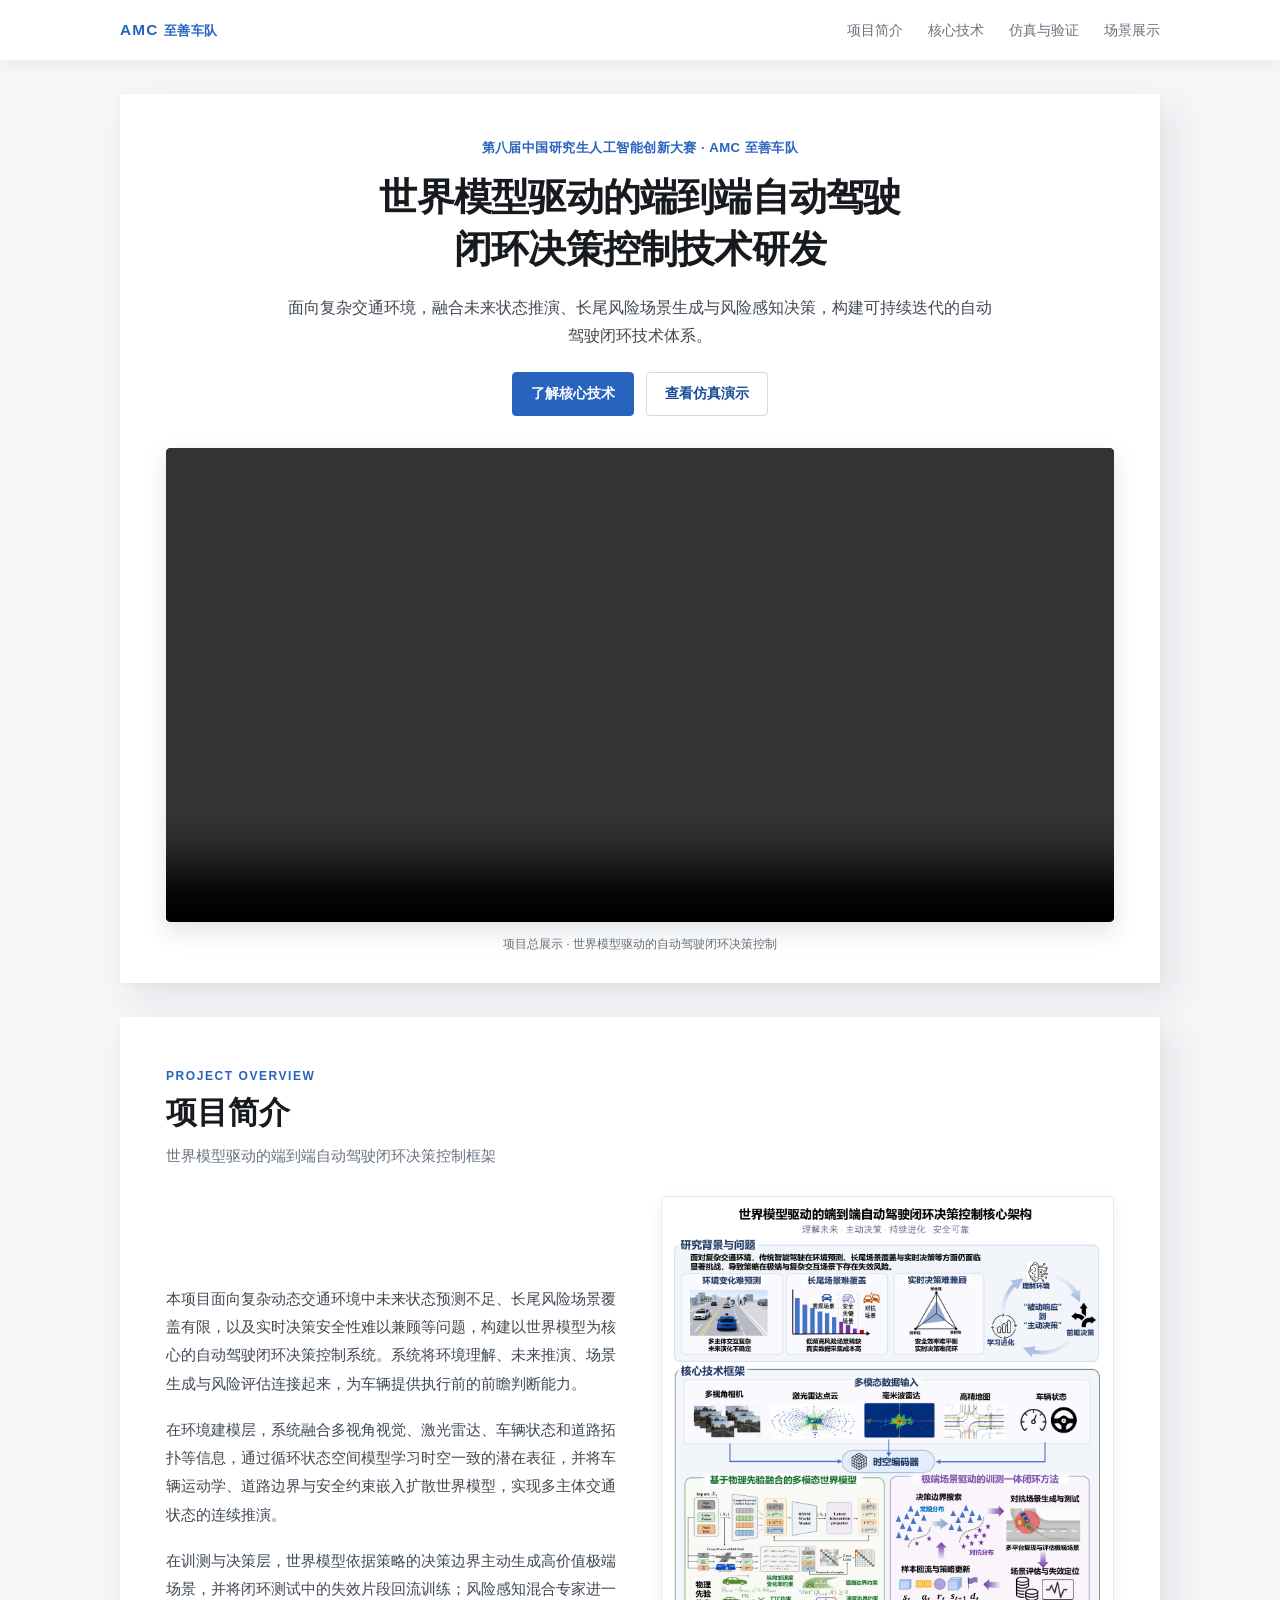
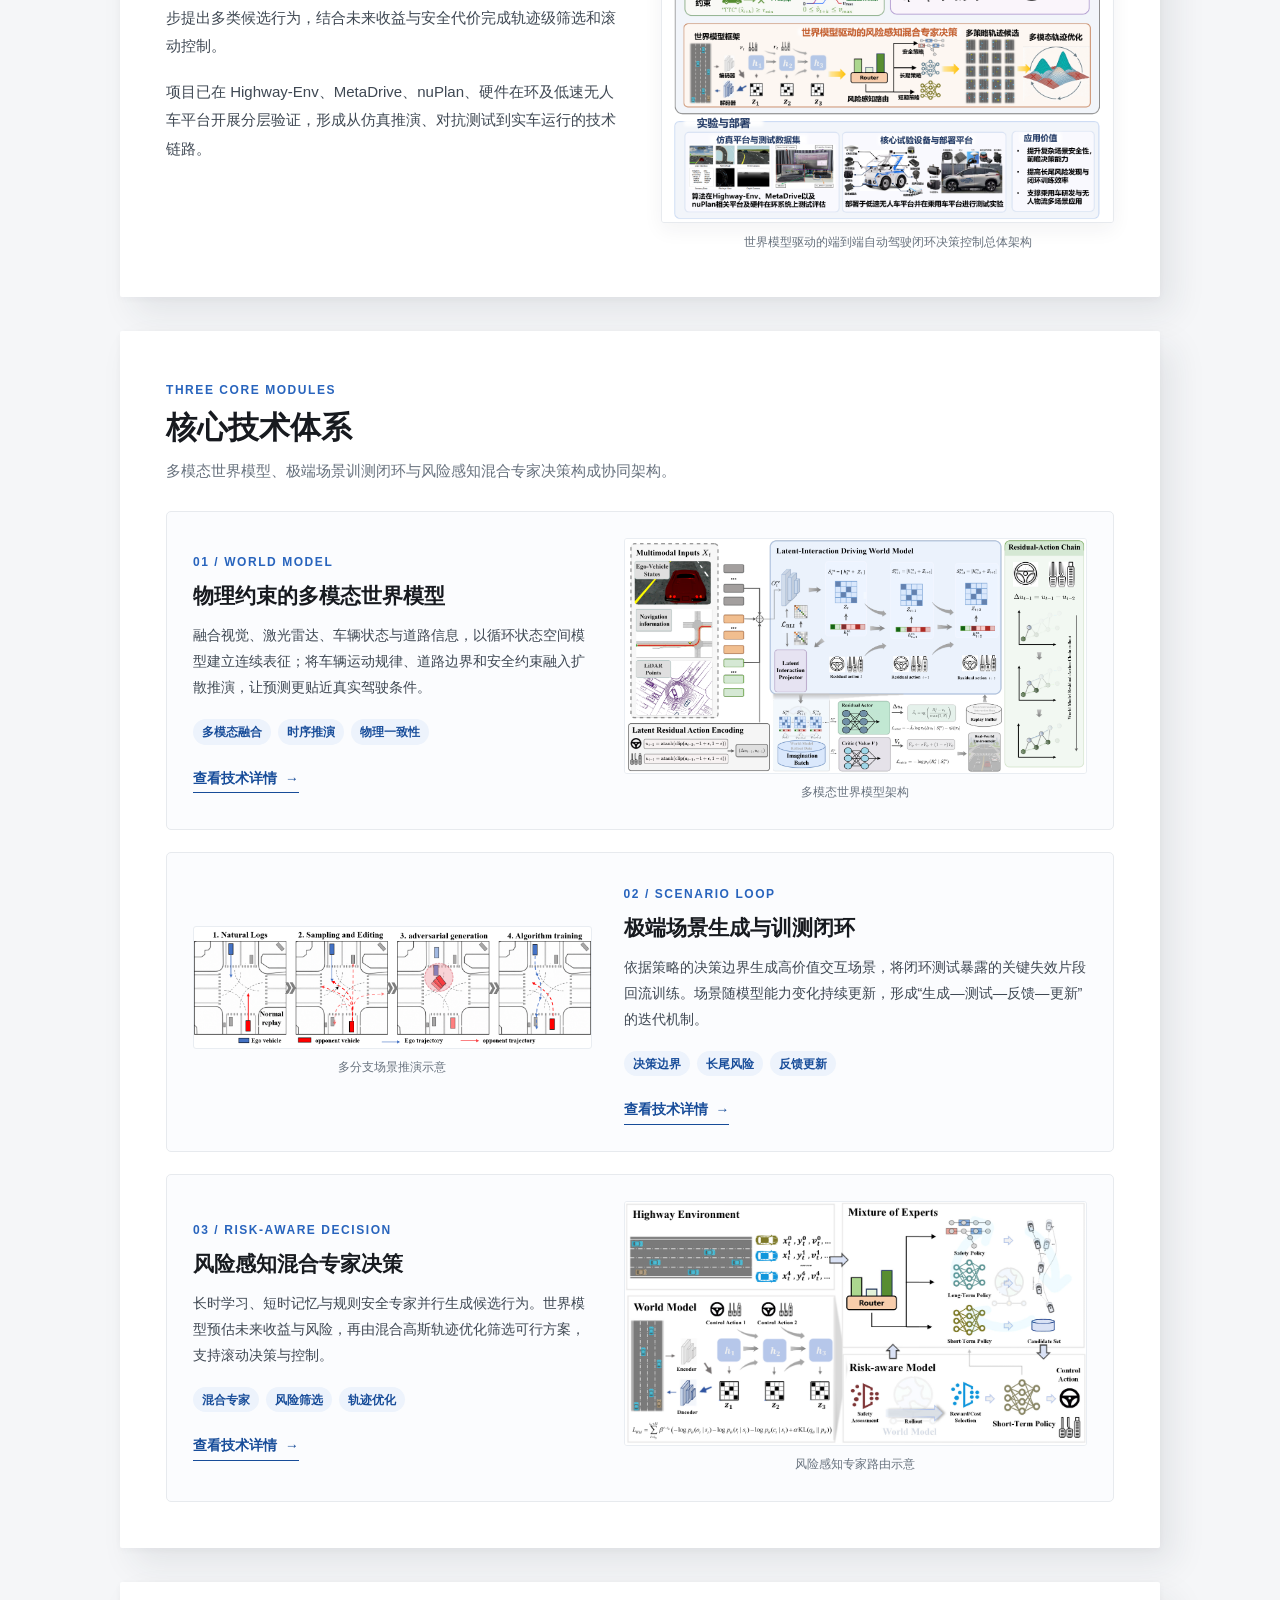
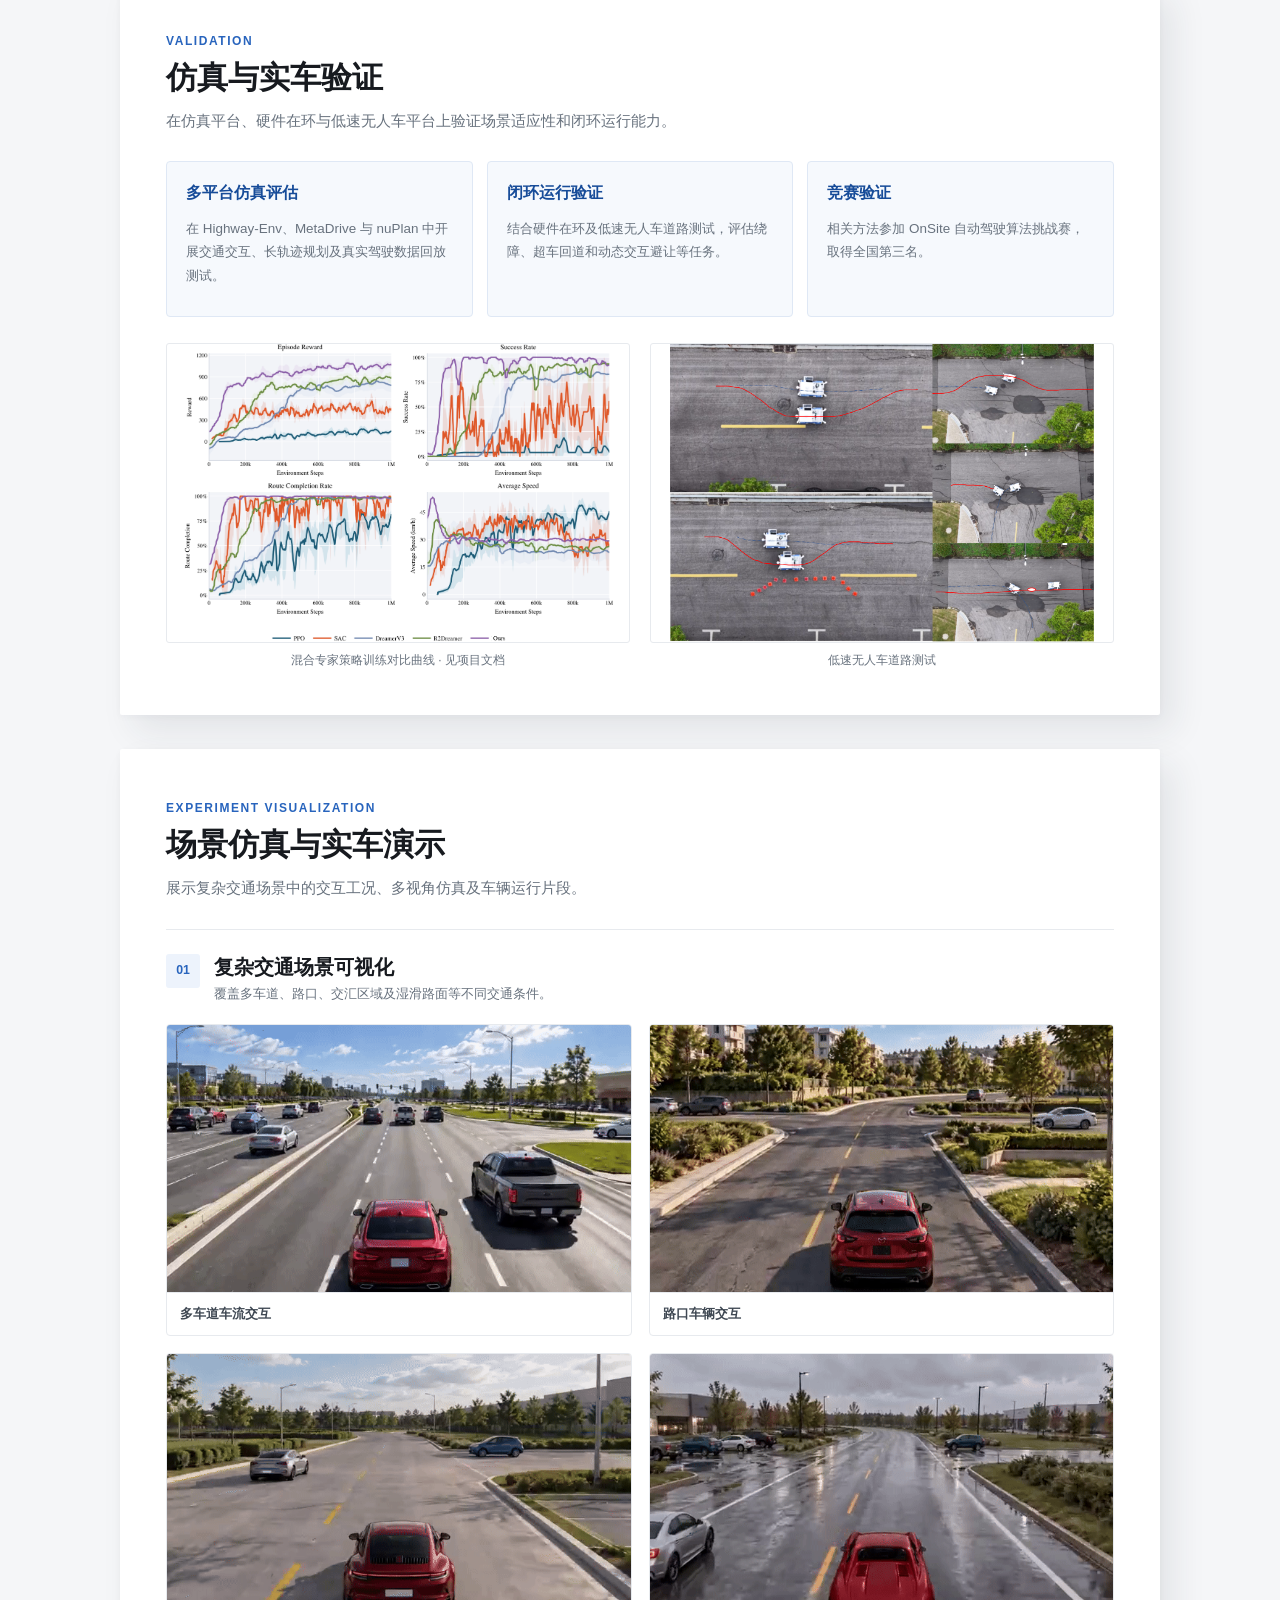
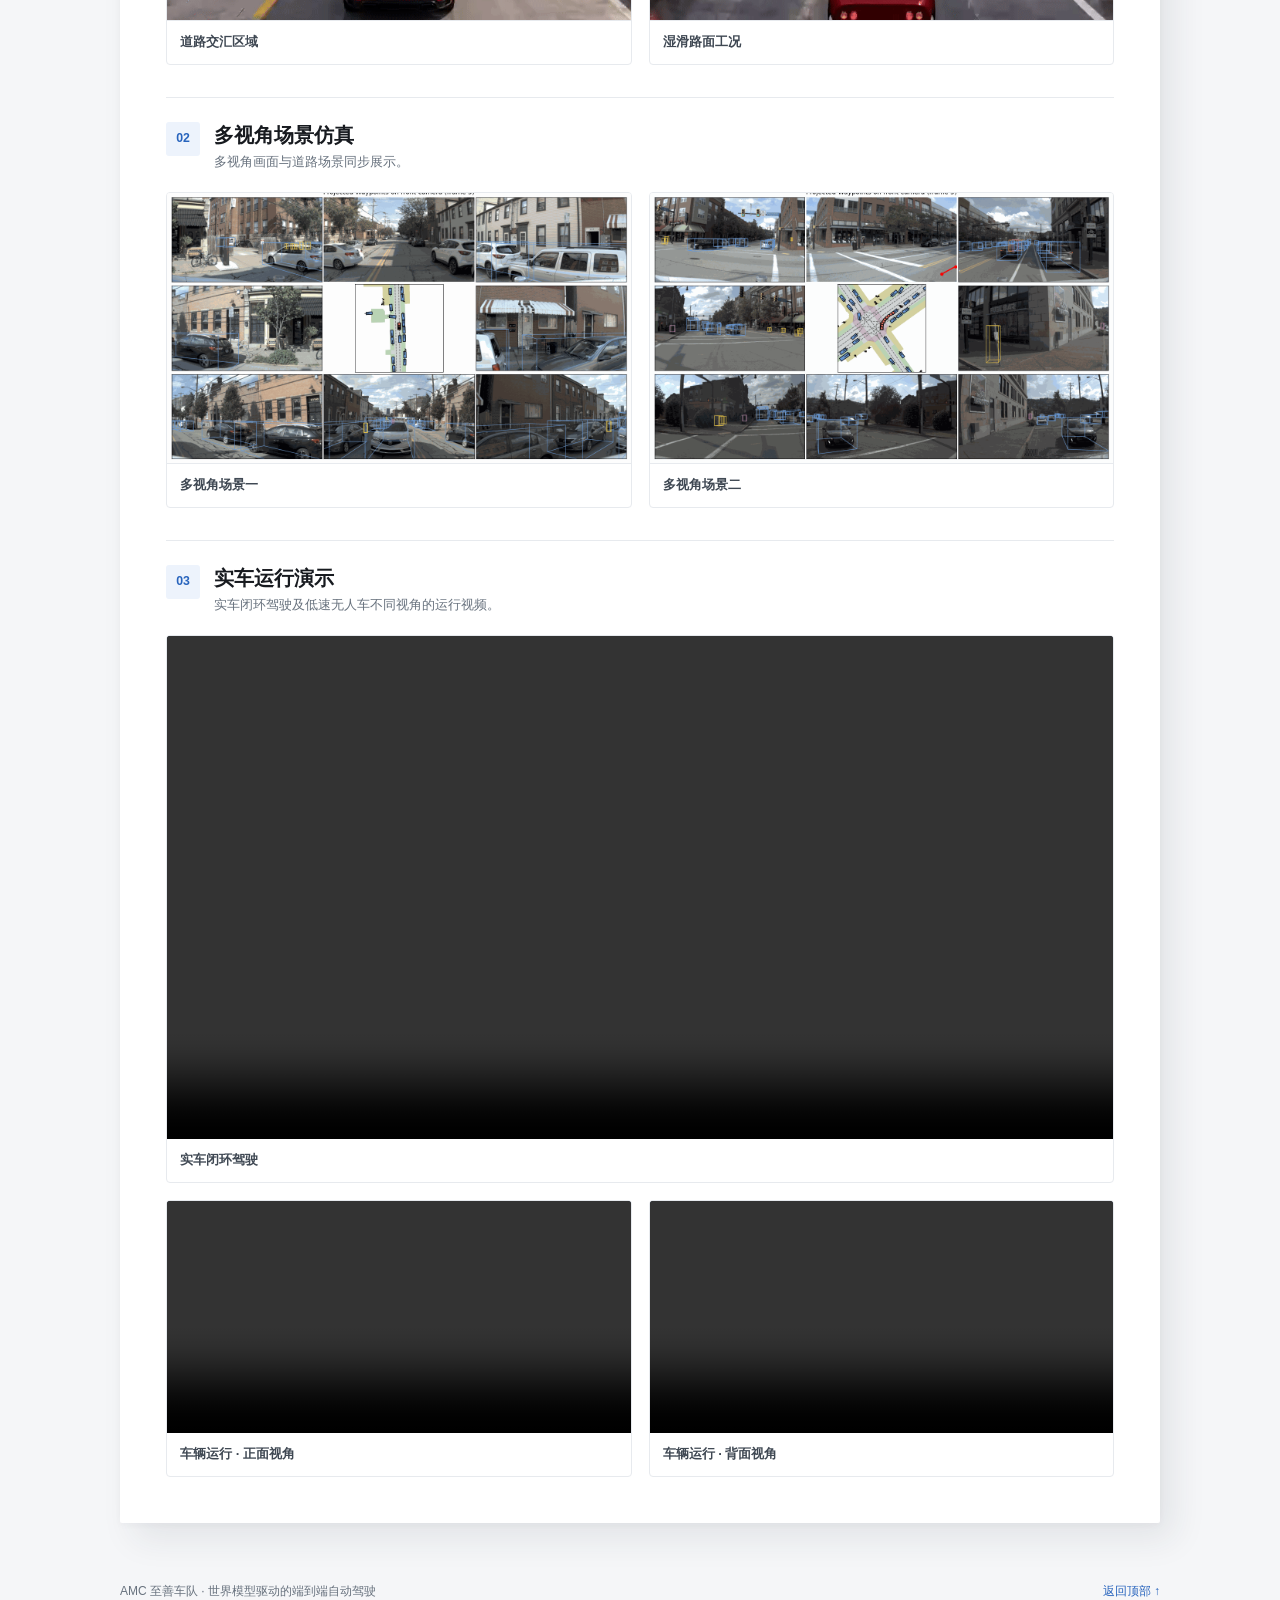
<file: docs/index.html>
<!doctype html>
<html lang="zh-CN">
<head>
  <meta charset="utf-8">
  <meta name="viewport" content="width=device-width, initial-scale=1">
  <meta name="description" content="AMC 至善车队：世界模型驱动的端到端自动驾驶闭环决策控制技术研发。了解三大核心模块、验证结果与演示视频。">
  <meta name="theme-color" content="#f5f6f8">
  <title>世界模型驱动的端到端自动驾驶｜AMC 至善车队</title>
  <link rel="icon" href="./assets/images/favicon.svg" type="image/svg+xml">
  <link rel="stylesheet" href="./assets/css/style.css?v=20261014-2">
</head>
<body>
  <header class="site-header">
    <div class="nav-container">
      <a class="brand" href="#top" aria-label="返回页面顶部">AMC <span>至善车队</span></a>
      <nav class="nav-links" aria-label="页面导航">
        <a href="#overview">项目简介</a><a href="#modules">核心技术</a><a href="#results">仿真与验证</a><a href="#demos">场景展示</a>
      </nav>
    </div>
  </header>

  <main class="page-container" id="top">
    <section class="hero-panel" aria-labelledby="project-title">
      <div class="hero-copy">
        <p class="project-label">第八届中国研究生人工智能创新大赛 · AMC 至善车队</p>
        <h1 id="project-title">世界模型驱动的端到端自动驾驶<br>闭环决策控制技术研发</h1>
        <p class="hero-summary">面向复杂交通环境，融合未来状态推演、长尾风险场景生成与风险感知决策，构建可持续迭代的自动驾驶闭环技术体系。</p>
        <div class="hero-actions">
          <a class="resource-button primary" href="#modules">了解核心技术</a>
          <a class="resource-button" href="#demos">查看仿真演示</a>
        </div>
      </div>
      <div class="hero-video-wrap"><video class="hero-video" controls playsinline preload="metadata" aria-label="项目总展示介绍视频"><source src="./assets/gifs/project-overview.mp4" type="video/mp4">您的浏览器暂不支持视频播放。</video></div>
      <p class="hero-video-caption">项目总展示 · 世界模型驱动的自动驾驶闭环决策控制</p>
    </section>

    <section class="content-panel" id="overview" aria-labelledby="overview-title">
      <div class="section-heading"><span class="eyebrow">PROJECT OVERVIEW</span><h2 id="overview-title">项目简介</h2><p>世界模型驱动的端到端自动驾驶闭环决策控制框架</p></div>
      <div class="overview-grid">
        <div class="overview-copy">
          <p>本项目面向复杂动态交通环境中未来状态预测不足、长尾风险场景覆盖有限，以及实时决策安全性难以兼顾等问题，构建以世界模型为核心的自动驾驶闭环决策控制系统。系统将环境理解、未来推演、场景生成与风险评估连接起来，为车辆提供执行前的前瞻判断能力。</p>
          <p>在环境建模层，系统融合多视角视觉、激光雷达、车辆状态和道路拓扑等信息，通过循环状态空间模型学习时空一致的潜在表征，并将车辆运动学、道路边界与安全约束嵌入扩散世界模型，实现多主体交通状态的连续推演。</p>
          <p>在训测与决策层，世界模型依据策略的决策边界主动生成高价值极端场景，并将闭环测试中的失效片段回流训练；风险感知混合专家进一步提出多类候选行为，结合未来收益与安全代价完成轨迹级筛选和滚动控制。</p>
          <p>项目已在 Highway-Env、MetaDrive、nuPlan、硬件在环及低速无人车平台开展分层验证，形成从仿真推演、对抗测试到实车运行的技术链路。</p>
        </div>
        <figure class="overview-figure"><img src="./assets/figures/project-architecture.png" alt="Word 文稿目录前一页的世界模型驱动自动驾驶闭环决策控制总体架构图" loading="lazy"><figcaption>世界模型驱动的端到端自动驾驶闭环决策控制总体架构</figcaption></figure>
      </div>
    </section>

    <section class="content-panel" id="modules" aria-labelledby="modules-title">
      <div class="section-heading"><span class="eyebrow">THREE CORE MODULES</span><h2 id="modules-title">核心技术体系</h2><p>多模态世界模型、极端场景训测闭环与风险感知混合专家决策构成协同架构。</p></div>
      <div class="module-list">
        <article class="module-card"><div class="module-text"><span class="module-number">01 / WORLD MODEL</span><h3>物理约束的多模态世界模型</h3><p>融合视觉、激光雷达、车辆状态与道路信息，以循环状态空间模型建立连续表征；将车辆运动规律、道路边界和安全约束融入扩散推演，让预测更贴近真实驾驶条件。</p><div class="keyword-row"><span>多模态融合</span><span>时序推演</span><span>物理一致性</span></div><a class="module-link" href="./world-model.html">查看技术详情 <span aria-hidden="true">→</span></a></div><figure><img src="./assets/figures/world-model.png" alt="多模态输入、潜在状态推演及闭环控制组成的世界模型架构" loading="lazy"><figcaption>多模态世界模型架构</figcaption></figure></article>
        <article class="module-card"><div class="module-text"><span class="module-number">02 / SCENARIO LOOP</span><h3>极端场景生成与训测闭环</h3><p>依据策略的决策边界生成高价值交互场景，将闭环测试暴露的关键失效片段回流训练。场景随模型能力变化持续更新，形成“生成—测试—反馈—更新”的迭代机制。</p><div class="keyword-row"><span>决策边界</span><span>长尾风险</span><span>反馈更新</span></div><a class="module-link" href="./scenario-loop.html">查看技术详情 <span aria-hidden="true">→</span></a></div><figure><img src="./assets/figures/scenario-branches.png" alt="交通场景从常规状态演变为复杂交互的多分支示意" loading="lazy"><figcaption>多分支场景推演示意</figcaption></figure></article>
        <article class="module-card"><div class="module-text"><span class="module-number">03 / RISK-AWARE DECISION</span><h3>风险感知混合专家决策</h3><p>长时学习、短时记忆与规则安全专家并行生成候选行为。世界模型预估未来收益与风险，再由混合高斯轨迹优化筛选可行方案，支持滚动决策与控制。</p><div class="keyword-row"><span>混合专家</span><span>风险筛选</span><span>轨迹优化</span></div><a class="module-link" href="./risk-decision.html">查看技术详情 <span aria-hidden="true">→</span></a></div><figure><img src="./assets/figures/expert-decision.png" alt="风险路由选择不同驾驶专家并结合世界模型评估候选行为" loading="lazy"><figcaption>风险感知专家路由示意</figcaption></figure></article>
      </div>
    </section>

    <section class="content-panel" id="results" aria-labelledby="results-title">
      <div class="section-heading"><span class="eyebrow">VALIDATION</span><h2 id="results-title">仿真与实车验证</h2><p>在仿真平台、硬件在环与低速无人车平台上验证场景适应性和闭环运行能力。</p></div>
      <div class="result-grid">
        <div class="result-card"><h3>多平台仿真评估</h3><p>在 Highway-Env、MetaDrive 与 nuPlan 中开展交通交互、长轨迹规划及真实驾驶数据回放测试。</p></div>
        <div class="result-card"><h3>闭环运行验证</h3><p>结合硬件在环及低速无人车道路测试，评估绕障、超车回道和动态交互避让等任务。</p></div>
        <div class="result-card"><h3>竞赛验证</h3><p>相关方法参加 OnSite 自动驾驶算法挑战赛，取得全国第三名。</p></div>
      </div>
      <div class="result-visuals">
        <figure><img src="./assets/figures/training-curves.png" alt="混合专家强化学习策略与对照方法的训练曲线" loading="lazy"><figcaption>混合专家策略训练对比曲线 · 见项目文档</figcaption></figure>
        <figure><img src="./assets/figures/road-test.png" alt="低速无人车道路测试画面与轨迹" loading="lazy"><figcaption>低速无人车道路测试</figcaption></figure>
      </div>
    </section>

    <section class="content-panel" id="demos" aria-labelledby="demos-title">
      <div class="section-heading"><span class="eyebrow">EXPERIMENT VISUALIZATION</span><h2 id="demos-title">场景仿真与实车演示</h2><p>展示复杂交通场景中的交互工况、多视角仿真及车辆运行片段。</p></div>

      <div class="demo-group">
        <div class="demo-group-heading"><span class="demo-index">01</span><div><h3>复杂交通场景可视化</h3><p>覆盖多车道、路口、交汇区域及湿滑路面等不同交通条件。</p></div></div>
        <div class="real-scene-grid">
          <figure class="media-card"><img src="./assets/gifs/real_video_1.gif" alt="多车道车流中的自动驾驶交通场景" loading="lazy"><figcaption>多车道车流交互</figcaption></figure>
          <figure class="media-card"><img src="./assets/gifs/real_video_2.gif" alt="路口车辆交互场景" loading="lazy"><figcaption>路口车辆交互</figcaption></figure>
          <figure class="media-card"><img src="./assets/gifs/real_video_3.gif" alt="道路交汇区域的车辆交互场景" loading="lazy"><figcaption>道路交汇区域</figcaption></figure>
          <figure class="media-card"><img src="./assets/gifs/real_video_4.gif" alt="湿滑路面上的车辆交互场景" loading="lazy"><figcaption>湿滑路面工况</figcaption></figure>
        </div>
      </div>

      <div class="demo-group">
        <div class="demo-group-heading"><span class="demo-index">02</span><div><h3>多视角场景仿真</h3><p>多视角画面与道路场景同步展示。</p></div></div>
        <div class="simulation-grid"><figure class="media-card"><img src="./assets/gifs/video/multi-view-1.gif" alt="多视角场景仿真第一组" loading="lazy"><figcaption>多视角场景一</figcaption></figure><figure class="media-card"><img src="./assets/gifs/video/multi-view-2.gif" alt="多视角场景仿真第二组" loading="lazy"><figcaption>多视角场景二</figcaption></figure></div>
      </div>

      <div class="demo-group">
        <div class="demo-group-heading"><span class="demo-index">03</span><div><h3>实车运行演示</h3><p>实车闭环驾驶及低速无人车不同视角的运行视频。</p></div></div>
        <div class="vehicle-grid"><figure class="media-card vehicle-featured"><video controls playsinline preload="none" aria-label="实车自动驾驶闭环演示"><source src="./assets/gifs/video/aion-vehicle-demo.mp4" type="video/mp4"></video><figcaption>实车闭环驾驶</figcaption></figure><figure class="media-card"><video controls playsinline preload="none" aria-label="车辆正面视角演示"><source src="./assets/gifs/video/postal-front.mp4" type="video/mp4"></video><figcaption>车辆运行 · 正面视角</figcaption></figure><figure class="media-card"><video controls playsinline preload="none" aria-label="车辆背面视角演示"><source src="./assets/gifs/video/postal-rear.mp4" type="video/mp4"></video><figcaption>车辆运行 · 背面视角</figcaption></figure></div>
      </div>
    </section>
  </main>
  <footer class="site-footer"><span>AMC 至善车队 · 世界模型驱动的端到端自动驾驶</span><a href="#top">返回顶部 ↑</a></footer>
  <script src="./assets/js/main.js"></script>
</body>
</html>
</file>
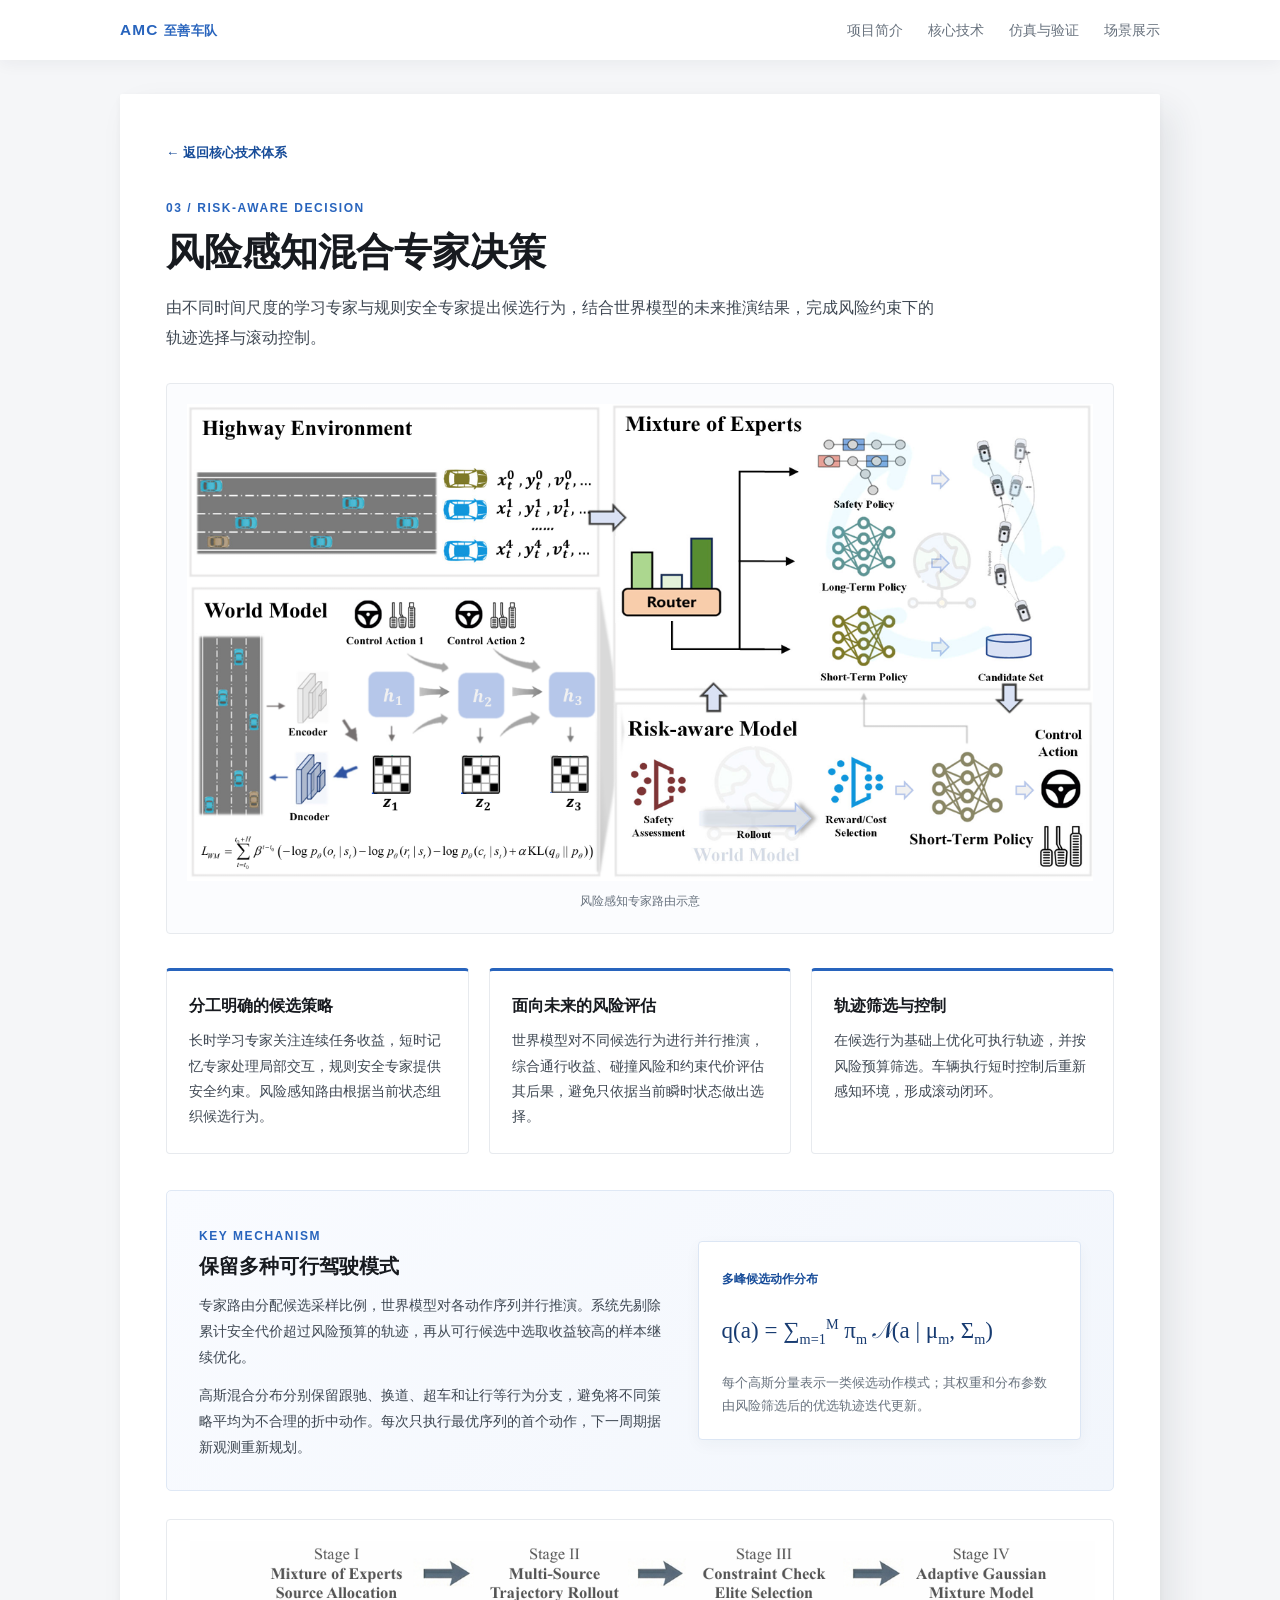
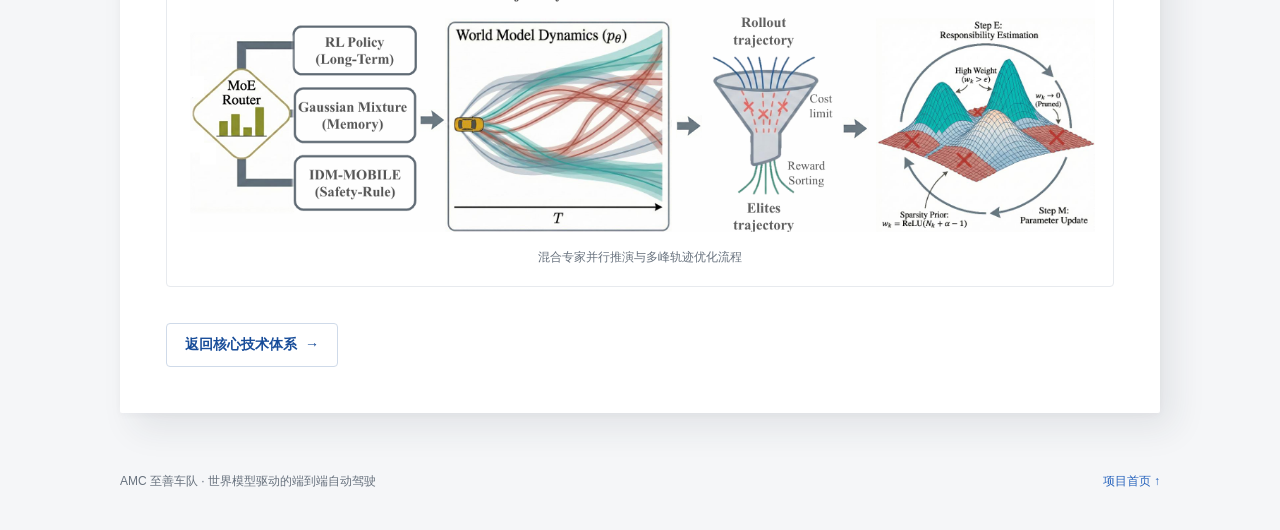
<file: docs/risk-decision.html>
<!doctype html>
<html lang="zh-CN">
<head>
  <meta charset="utf-8">
  <meta name="viewport" content="width=device-width, initial-scale=1">
  <meta name="description" content="AMC 至善车队核心技术：风险感知混合专家决策。">
  <meta name="theme-color" content="#f5f6f8">
  <title>风险感知混合专家决策｜AMC 至善车队</title>
  <link rel="icon" href="./assets/images/favicon.svg" type="image/svg+xml">
  <link rel="stylesheet" href="./assets/css/style.css?v=20261014-2">
</head>
<body>
  <header class="site-header"><div class="nav-container"><a class="brand" href="./index.html" aria-label="返回项目首页">AMC <span>至善车队</span></a><nav class="nav-links" aria-label="页面导航"><a href="./index.html#overview">项目简介</a><a href="./index.html#modules">核心技术</a><a href="./index.html#results">仿真与验证</a><a href="./index.html#demos">场景展示</a></nav></div></header>
  <main class="page-container detail-page">
    <article class="content-panel detail-panel">
      <a class="back-link" href="./index.html#modules">← 返回核心技术体系</a>
      <div class="detail-intro"><span class="eyebrow">03 / RISK-AWARE DECISION</span><h1>风险感知混合专家决策</h1><p>由不同时间尺度的学习专家与规则安全专家提出候选行为，结合世界模型的未来推演结果，完成风险约束下的轨迹选择与滚动控制。</p></div>
      <figure class="detail-figure"><img src="./assets/figures/expert-decision.png" alt="风险感知专家路由示意" loading="eager"><figcaption>风险感知专家路由示意</figcaption></figure>
      <div class="detail-sections"><section class="detail-block"><h2>分工明确的候选策略</h2><p>长时学习专家关注连续任务收益，短时记忆专家处理局部交互，规则安全专家提供安全约束。风险感知路由根据当前状态组织候选行为。</p></section><section class="detail-block"><h2>面向未来的风险评估</h2><p>世界模型对不同候选行为进行并行推演，综合通行收益、碰撞风险和约束代价评估其后果，避免只依据当前瞬时状态做出选择。</p></section><section class="detail-block"><h2>轨迹筛选与控制</h2><p>在候选行为基础上优化可执行轨迹，并按风险预算筛选。车辆执行短时控制后重新感知环境，形成滚动闭环。</p></section></div>
      <section class="method-section" aria-labelledby="decision-method-title">
        <div class="method-copy"><span class="eyebrow">KEY MECHANISM</span><h2 id="decision-method-title">保留多种可行驾驶模式</h2><p>专家路由分配候选采样比例，世界模型对各动作序列并行推演。系统先剔除累计安全代价超过风险预算的轨迹，再从可行候选中选取收益较高的样本继续优化。</p><p>高斯混合分布分别保留跟驰、换道、超车和让行等行为分支，避免将不同策略平均为不合理的折中动作。每次只执行最优序列的首个动作，下一周期据新观测重新规划。</p></div>
        <div class="equation-panel"><span class="equation-label">多峰候选动作分布</span><div class="formula" role="math" aria-label="q a 等于从 m 等于一到 M 的求和，pi m 乘以均值 mu m 协方差 Sigma m 的高斯分布">q(a) = ∑<sub>m=1</sub><sup>M</sup> π<sub>m</sub> 𝒩(a | μ<sub>m</sub>, Σ<sub>m</sub>)</div><p>每个高斯分量表示一类候选动作模式；其权重和分布参数由风险筛选后的优选轨迹迭代更新。</p></div>
      </section>
      <figure class="detail-support-figure"><img src="./assets/figures/closed-loop-pipeline.png" alt="专家候选分配、世界模型轨迹推演、约束筛选与高斯混合优化流程" loading="lazy"><figcaption>混合专家并行推演与多峰轨迹优化流程</figcaption></figure>

      <div class="detail-return"><a class="resource-button" href="./index.html#modules">返回核心技术体系 <span aria-hidden="true">→</span></a></div>
    </article>
  </main>
  <footer class="site-footer"><span>AMC 至善车队 · 世界模型驱动的端到端自动驾驶</span><a href="./index.html">项目首页 ↑</a></footer>
</body>
</html>
</file>
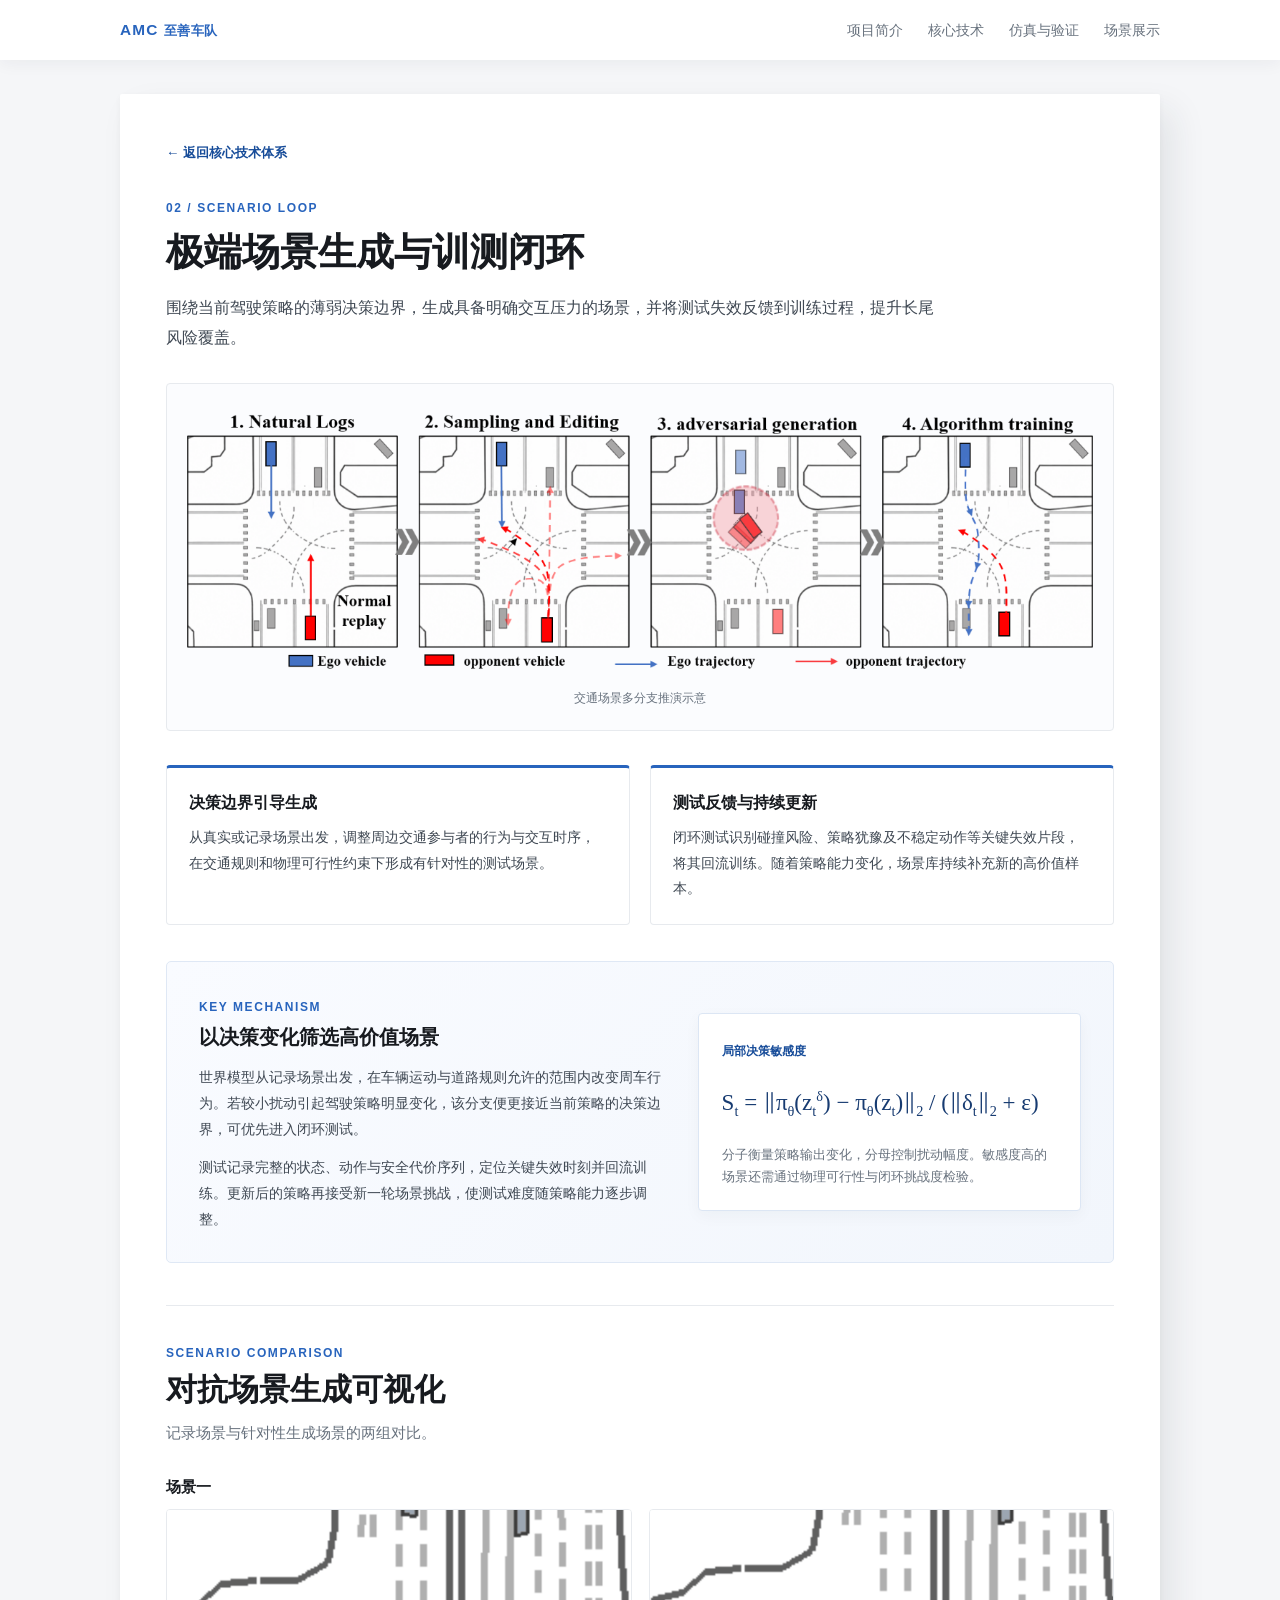
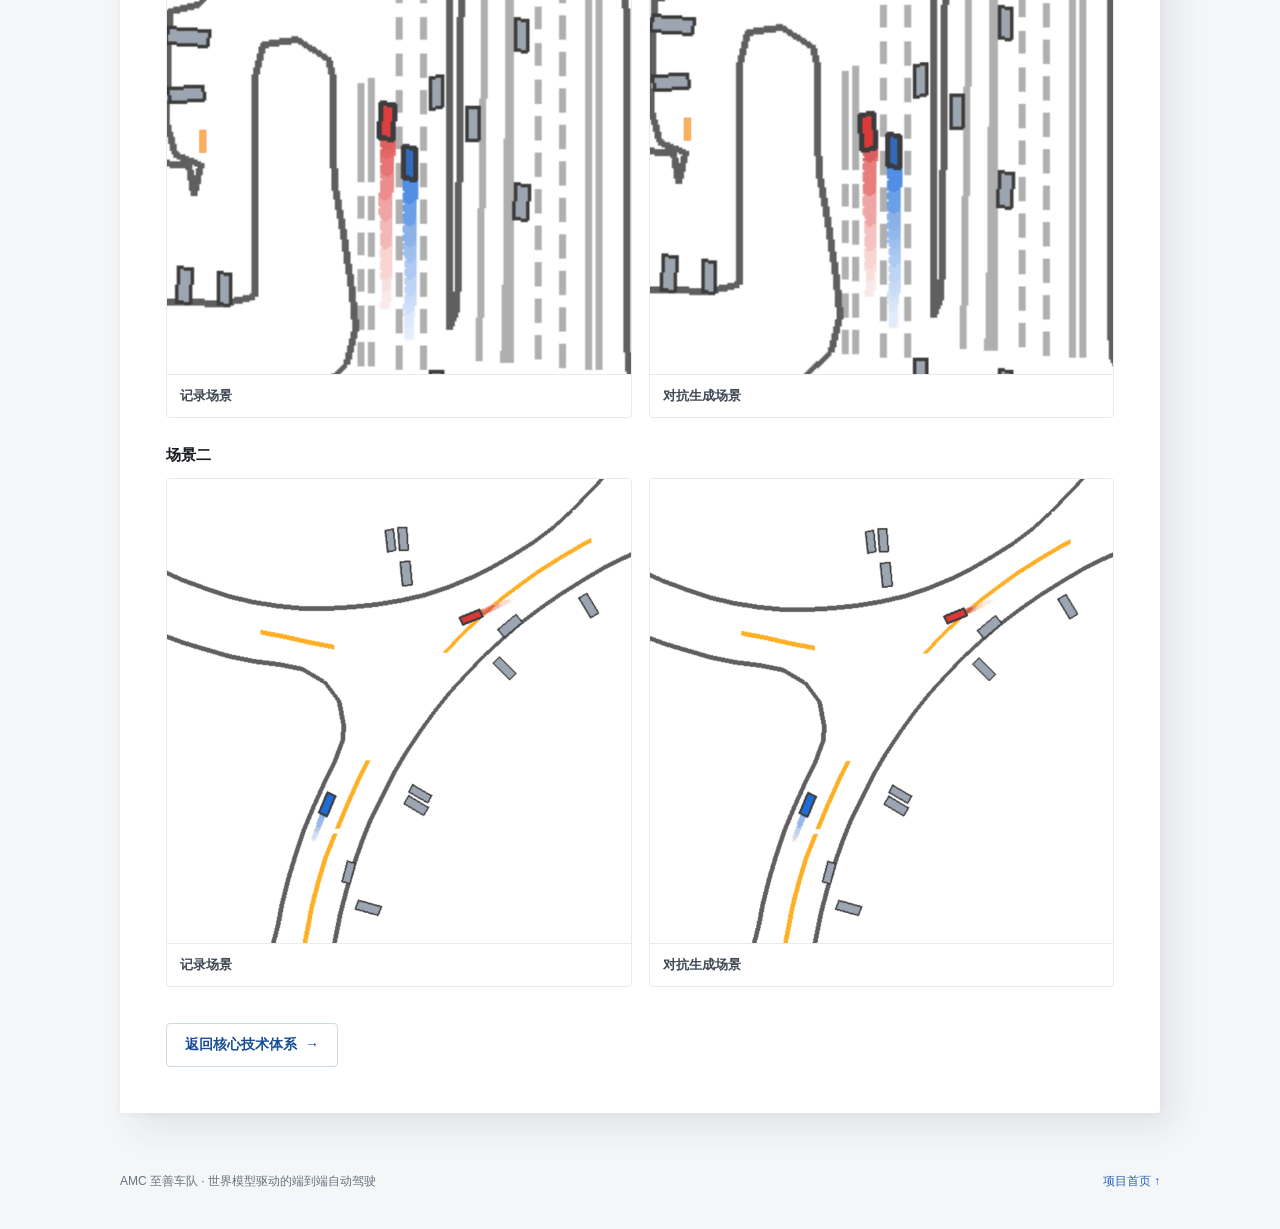
<file: docs/scenario-loop.html>
<!doctype html>
<html lang="zh-CN">
<head>
  <meta charset="utf-8">
  <meta name="viewport" content="width=device-width, initial-scale=1">
  <meta name="description" content="AMC 至善车队核心技术：极端场景生成与训测闭环。">
  <meta name="theme-color" content="#f5f6f8">
  <title>极端场景生成与训测闭环｜AMC 至善车队</title>
  <link rel="icon" href="./assets/images/favicon.svg" type="image/svg+xml">
  <link rel="stylesheet" href="./assets/css/style.css?v=20261014-2">
</head>
<body>
  <header class="site-header"><div class="nav-container"><a class="brand" href="./index.html" aria-label="返回项目首页">AMC <span>至善车队</span></a><nav class="nav-links" aria-label="页面导航"><a href="./index.html#overview">项目简介</a><a href="./index.html#modules">核心技术</a><a href="./index.html#results">仿真与验证</a><a href="./index.html#demos">场景展示</a></nav></div></header>
  <main class="page-container detail-page">
    <article class="content-panel detail-panel">
      <a class="back-link" href="./index.html#modules">← 返回核心技术体系</a>
      <div class="detail-intro"><span class="eyebrow">02 / SCENARIO LOOP</span><h1>极端场景生成与训测闭环</h1><p>围绕当前驾驶策略的薄弱决策边界，生成具备明确交互压力的场景，并将测试失效反馈到训练过程，提升长尾风险覆盖。</p></div>
      <figure class="detail-figure"><img src="./assets/figures/scenario-branches.png" alt="交通场景多分支推演示意" loading="eager"><figcaption>交通场景多分支推演示意</figcaption></figure>
      <div class="detail-sections"><section class="detail-block"><h2>决策边界引导生成</h2><p>从真实或记录场景出发，调整周边交通参与者的行为与交互时序，在交通规则和物理可行性约束下形成有针对性的测试场景。</p></section><section class="detail-block"><h2>测试反馈与持续更新</h2><p>闭环测试识别碰撞风险、策略犹豫及不稳定动作等关键失效片段，将其回流训练。随着策略能力变化，场景库持续补充新的高价值样本。</p></section></div>
      <section class="method-section" aria-labelledby="scenario-method-title">
        <div class="method-copy"><span class="eyebrow">KEY MECHANISM</span><h2 id="scenario-method-title">以决策变化筛选高价值场景</h2><p>世界模型从记录场景出发，在车辆运动与道路规则允许的范围内改变周车行为。若较小扰动引起驾驶策略明显变化，该分支便更接近当前策略的决策边界，可优先进入闭环测试。</p><p>测试记录完整的状态、动作与安全代价序列，定位关键失效时刻并回流训练。更新后的策略再接受新一轮场景挑战，使测试难度随策略能力逐步调整。</p></div>
        <div class="equation-panel"><span class="equation-label">局部决策敏感度</span><div class="formula" role="math" aria-label="S t 等于扰动前后策略动作差的二范数，除以扰动二范数加 epsilon">S<sub>t</sub> = ‖π<sub>θ</sub>(z<sub>t</sub><sup>δ</sup>) − π<sub>θ</sub>(z<sub>t</sub>)‖<sub>2</sub> / (‖δ<sub>t</sub>‖<sub>2</sub> + ε)</div><p>分子衡量策略输出变化，分母控制扰动幅度。敏感度高的场景还需通过物理可行性与闭环挑战度检验。</p></div>
      </section>
      <section class="detail-gallery" aria-labelledby="scenario-gallery-title"><div class="section-heading"><span class="eyebrow">SCENARIO COMPARISON</span><h2 id="scenario-gallery-title">对抗场景生成可视化</h2><p>记录场景与针对性生成场景的两组对比。</p></div>
          <div class="scenario-case"><h3>场景一</h3><div class="scenario-pair"><figure class="media-card"><img src="./assets/gifs/scenario_demo_03_logged.gif" alt="第一组记录场景回放" loading="lazy"><figcaption>记录场景</figcaption></figure><figure class="media-card"><img src="./assets/gifs/scenario_demo_03_generated.gif" alt="第一组对抗生成场景" loading="lazy"><figcaption>对抗生成场景</figcaption></figure></div></div>
          <div class="scenario-case"><h3>场景二</h3><div class="scenario-pair"><figure class="media-card"><img src="./assets/gifs/scenario_demo_05_logged.gif" alt="第二组记录场景回放" loading="lazy"><figcaption>记录场景</figcaption></figure><figure class="media-card"><img src="./assets/gifs/scenario_demo_05_generated.gif" alt="第二组对抗生成场景" loading="lazy"><figcaption>对抗生成场景</figcaption></figure></div></div>
        </section>
      <div class="detail-return"><a class="resource-button" href="./index.html#modules">返回核心技术体系 <span aria-hidden="true">→</span></a></div>
    </article>
  </main>
  <footer class="site-footer"><span>AMC 至善车队 · 世界模型驱动的端到端自动驾驶</span><a href="./index.html">项目首页 ↑</a></footer>
</body>
</html>
</file>
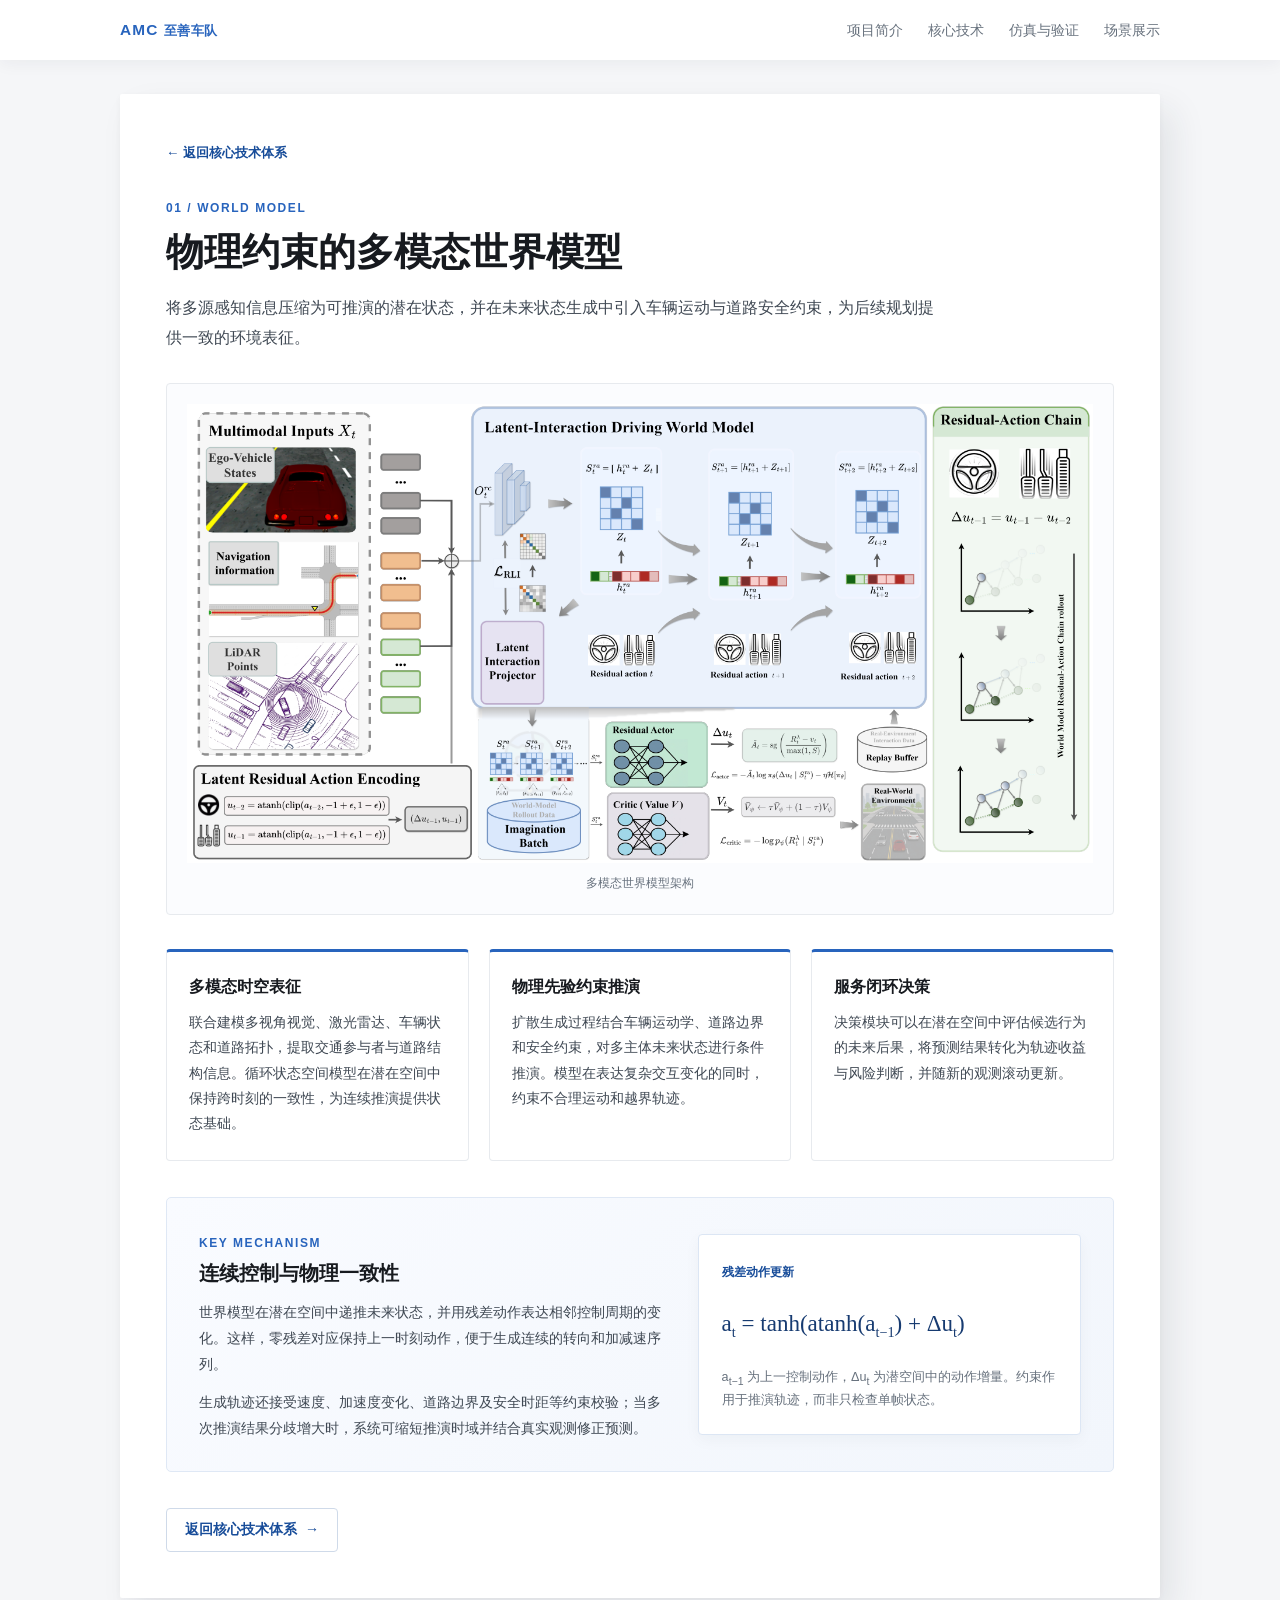
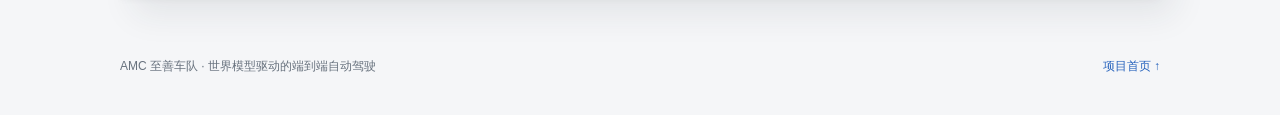
<file: docs/world-model.html>
<!doctype html>
<html lang="zh-CN">
<head>
  <meta charset="utf-8">
  <meta name="viewport" content="width=device-width, initial-scale=1">
  <meta name="description" content="AMC 至善车队核心技术：物理约束的多模态世界模型。">
  <meta name="theme-color" content="#f5f6f8">
  <title>物理约束的多模态世界模型｜AMC 至善车队</title>
  <link rel="icon" href="./assets/images/favicon.svg" type="image/svg+xml">
  <link rel="stylesheet" href="./assets/css/style.css?v=20261014-2">
</head>
<body>
  <header class="site-header"><div class="nav-container"><a class="brand" href="./index.html" aria-label="返回项目首页">AMC <span>至善车队</span></a><nav class="nav-links" aria-label="页面导航"><a href="./index.html#overview">项目简介</a><a href="./index.html#modules">核心技术</a><a href="./index.html#results">仿真与验证</a><a href="./index.html#demos">场景展示</a></nav></div></header>
  <main class="page-container detail-page">
    <article class="content-panel detail-panel">
      <a class="back-link" href="./index.html#modules">← 返回核心技术体系</a>
      <div class="detail-intro"><span class="eyebrow">01 / WORLD MODEL</span><h1>物理约束的多模态世界模型</h1><p>将多源感知信息压缩为可推演的潜在状态，并在未来状态生成中引入车辆运动与道路安全约束，为后续规划提供一致的环境表征。</p></div>
      <figure class="detail-figure"><img src="./assets/figures/world-model.png" alt="多模态世界模型架构" loading="eager"><figcaption>多模态世界模型架构</figcaption></figure>
      <div class="detail-sections"><section class="detail-block"><h2>多模态时空表征</h2><p>联合建模多视角视觉、激光雷达、车辆状态和道路拓扑，提取交通参与者与道路结构信息。循环状态空间模型在潜在空间中保持跨时刻的一致性，为连续推演提供状态基础。</p></section><section class="detail-block"><h2>物理先验约束推演</h2><p>扩散生成过程结合车辆运动学、道路边界和安全约束，对多主体未来状态进行条件推演。模型在表达复杂交互变化的同时，约束不合理运动和越界轨迹。</p></section><section class="detail-block"><h2>服务闭环决策</h2><p>决策模块可以在潜在空间中评估候选行为的未来后果，将预测结果转化为轨迹收益与风险判断，并随新的观测滚动更新。</p></section></div>
      <section class="method-section" aria-labelledby="world-method-title">
        <div class="method-copy"><span class="eyebrow">KEY MECHANISM</span><h2 id="world-method-title">连续控制与物理一致性</h2><p>世界模型在潜在空间中递推未来状态，并用残差动作表达相邻控制周期的变化。这样，零残差对应保持上一时刻动作，便于生成连续的转向和加减速序列。</p><p>生成轨迹还接受速度、加速度变化、道路边界及安全时距等约束校验；当多次推演结果分歧增大时，系统可缩短推演时域并结合真实观测修正预测。</p></div>
        <div class="equation-panel"><span class="equation-label">残差动作更新</span><div class="formula" role="math" aria-label="a t 等于 tanh 括号 atanh a t减一 加 delta u t 括号">a<sub>t</sub> = tanh(atanh(a<sub>t−1</sub>) + Δu<sub>t</sub>)</div><p>a<sub>t−1</sub> 为上一控制动作，Δu<sub>t</sub> 为潜空间中的动作增量。约束作用于推演轨迹，而非只检查单帧状态。</p></div>
      </section>

      <div class="detail-return"><a class="resource-button" href="./index.html#modules">返回核心技术体系 <span aria-hidden="true">→</span></a></div>
    </article>
  </main>
  <footer class="site-footer"><span>AMC 至善车队 · 世界模型驱动的端到端自动驾驶</span><a href="./index.html">项目首页 ↑</a></footer>
</body>
</html>
</file>
<file: docs/assets/css/style.css>
:root{--page-bg:#f5f6f8;--surface:#fff;--text:#171a1f;--body:#3f4853;--muted:#68727e;--accent:#2864bd;--accent-dark:#174c99;--accent-soft:#edf3fc;--line:#e7eaee;--shadow:14px 16px 34px rgba(31,41,55,.085),0 2px 7px rgba(31,41,55,.035)}
*{box-sizing:border-box}
html{scroll-behavior:smooth}
body{margin:0;background:var(--page-bg);color:var(--text);font-family:-apple-system,BlinkMacSystemFont,"Segoe UI","Microsoft YaHei","PingFang SC","Noto Sans CJK SC",sans-serif;font-size:16px;line-height:1.7;-webkit-font-smoothing:antialiased}
img,video{display:block;max-width:100%}
a{color:inherit;text-decoration:none}
figure,h1,h2,h3,p{margin:0}
section{scroll-margin-top:84px}
.site-header{position:sticky;top:0;z-index:30;background:rgba(255,255,255,.94);box-shadow:0 3px 16px rgba(31,41,55,.055);backdrop-filter:blur(12px)}
.nav-container{width:min(1040px,calc(100% - 40px));min-height:60px;margin:auto;display:flex;align-items:center;justify-content:space-between;gap:24px}
.brand{color:var(--accent);font-size:.96rem;font-weight:800;letter-spacing:.08em;white-space:nowrap}.brand span{font-size:.8rem;letter-spacing:.02em}
.nav-links{display:flex;gap:25px}.nav-links a{color:var(--muted);font-size:.9rem;font-weight:500;transition:color .15s}.nav-links a:hover,.nav-links a:focus-visible{color:var(--accent-dark)}
.page-container{width:min(1040px,calc(100% - 40px));margin:34px auto 58px}
.hero-panel,.content-panel{background:var(--surface);border-radius:2px;box-shadow:var(--shadow)}
.hero-panel{overflow:hidden}.hero-video-wrap{position:relative;background:#111d2e}.hero-video{width:100%;aspect-ratio:16/8.5;object-fit:cover}.video-tag{position:absolute;left:22px;top:22px;padding:7px 12px;border-radius:3px;background:rgba(12,24,43,.76);color:#fff;font-size:.72rem;font-weight:700;letter-spacing:.08em;pointer-events:none}
.hero-copy{padding:42px 58px 46px;text-align:center}.project-label{margin-bottom:12px;color:var(--accent);font-size:.82rem;font-weight:700;letter-spacing:.035em}.hero-copy h1{font-size:clamp(1.8rem,3vw,2.42rem);line-height:1.34;letter-spacing:-.02em}.hero-summary{max-width:710px;margin:17px auto 0;color:var(--body);font-size:1.02rem}.hero-actions{display:flex;justify-content:center;gap:12px;flex-wrap:wrap;margin-top:27px}.resource-button{display:inline-flex;align-items:center;justify-content:center;gap:8px;min-height:42px;padding:9px 18px;border:1px solid #cfdae9;border-radius:4px;color:var(--accent-dark);font-size:.88rem;font-weight:650;transition:background .15s,transform .15s}.resource-button:hover{background:var(--accent-soft);transform:translateY(-1px)}.resource-button.primary{border-color:var(--accent);background:var(--accent);color:#fff}.resource-button.primary:hover{background:var(--accent-dark)}
.content-panel{margin-top:34px;padding:44px 46px 46px}.section-heading{margin-bottom:28px}.eyebrow,.module-number{color:var(--accent);font-size:.75rem;font-weight:800;letter-spacing:.13em}.section-heading h2{margin-top:5px;font-size:clamp(1.55rem,2.4vw,1.95rem);line-height:1.3}.section-heading p{margin-top:10px;color:var(--muted);font-size:.94rem;max-width:760px}
.overview-grid{display:grid;grid-template-columns:1fr 1.15fr;gap:34px;align-items:center}.overview-copy p{color:var(--body);font-size:.98rem}.overview-figure,.module-card figure,.result-visuals figure,.demo-item,.extra-demo-grid figure{min-width:0}.overview-figure img{width:100%;border:1px solid var(--line);border-radius:3px}.overview-figure figcaption,.module-card figcaption,.result-visuals figcaption{margin-top:8px;color:var(--muted);font-size:.75rem;text-align:center}.process-line{display:flex;align-items:center;gap:7px;flex-wrap:wrap;margin-top:24px;color:var(--accent-dark);font-size:.78rem;font-weight:650}.process-line span{padding:5px 8px;background:var(--accent-soft);border-radius:3px}.process-line b{color:#8da3c2;font-size:1rem}
.module-list{display:grid;gap:22px}.module-card{display:grid;grid-template-columns:.86fr 1fr;gap:32px;align-items:center;padding:26px;border:1px solid var(--line);border-radius:5px;background:#fbfcfe}.module-card:nth-child(even) .module-text{order:2}.module-card:nth-child(even) figure{order:1}.module-card h3{margin-top:8px;font-size:1.3rem;line-height:1.35}.module-card p{margin-top:13px;color:var(--body);font-size:.9rem;line-height:1.8}.module-card img{width:100%;max-height:260px;object-fit:contain;background:#fff;border:1px solid #e9edf2;border-radius:3px}.keyword-row{display:flex;flex-wrap:wrap;gap:7px;margin-top:18px}.keyword-row span{padding:3px 9px;border-radius:20px;background:var(--accent-soft);color:var(--accent-dark);font-size:.73rem;font-weight:600}
.result-grid{display:grid;grid-template-columns:repeat(3,1fr);gap:14px}.result-card{min-height:178px;padding:20px 19px;border:1px solid #dfe8f5;border-radius:4px;background:#f6f9fd}.result-card strong{display:block;color:var(--accent);font-size:1.54rem;line-height:1.2}.result-card span{display:block;margin-top:8px;font-size:.91rem;font-weight:700}.result-card p{margin-top:10px;color:var(--muted);font-size:.78rem;line-height:1.6}.result-visuals{display:grid;grid-template-columns:1fr 1fr;gap:20px;margin-top:26px}.result-visuals img{width:100%;height:245px;object-fit:contain;border:1px solid var(--line);background:#fff;border-radius:3px}
.demo-grid{display:grid;grid-template-columns:1fr 1fr;gap:19px}.demo-featured{grid-column:1/-1}.demo-item{overflow:hidden;border:1px solid var(--line);border-radius:4px;background:#fafbfc}.demo-item video{width:100%;aspect-ratio:16/9;background:#101820;object-fit:contain}.demo-featured video{aspect-ratio:16/7.5}.demo-item figcaption{display:flex;align-items:baseline;justify-content:space-between;gap:12px;padding:11px 15px;font-size:.85rem}.demo-item figcaption span{color:var(--muted);font-size:.75rem}.more-demos{margin-top:20px}.more-demos summary{cursor:pointer;color:var(--accent-dark);font-size:.86rem;font-weight:700;list-style:none}.more-demos summary::-webkit-details-marker{display:none}.more-demos summary span{margin-left:5px;font-size:1.12rem}.extra-demo-grid{display:grid;grid-template-columns:repeat(2,1fr);gap:14px;margin-top:18px}.extra-demo-grid figure{border:1px solid var(--line);border-radius:4px;overflow:hidden}.extra-demo-grid img,.extra-demo-grid video{width:100%;aspect-ratio:16/9;object-fit:contain;background:#101820}.extra-demo-grid figcaption{padding:8px 10px;color:var(--body);font-size:.75rem}
.site-footer{width:min(1040px,calc(100% - 40px));margin:0 auto 38px;display:flex;justify-content:space-between;gap:20px;color:var(--muted);font-size:.75rem}.site-footer a{color:var(--accent)}
:focus-visible{outline:3px solid #80aef0;outline-offset:3px}
@media(max-width:760px){.nav-container{width:calc(100% - 28px);min-height:58px;gap:12px}.brand{font-size:.85rem}.brand span{font-size:.7rem}.nav-links{gap:11px}.nav-links a{font-size:.73rem}.page-container{width:calc(100% - 24px);margin-top:14px}.hero-video{aspect-ratio:16/10}.hero-copy{padding:30px 22px 35px}.hero-copy h1 br{display:none}.hero-summary{font-size:.92rem}.content-panel{margin-top:18px;padding:30px 22px}.overview-grid,.module-card,.result-visuals{grid-template-columns:1fr}.module-card{gap:22px;padding:20px}.module-card:nth-child(even) .module-text,.module-card:nth-child(even) figure{order:initial}.result-grid{grid-template-columns:1fr}.result-card{min-height:auto}.demo-grid{grid-template-columns:1fr}.demo-featured{grid-column:auto}.demo-featured video{aspect-ratio:16/9}.extra-demo-grid{grid-template-columns:1fr 1fr}.site-footer{width:calc(100% - 28px);flex-wrap:wrap}}
@media(max-width:480px){.nav-container{align-items:flex-start;flex-direction:column;padding:10px 0;gap:5px}.nav-links{width:100%;justify-content:space-between}.hero-video{aspect-ratio:16/11}.video-tag{top:10px;left:10px;font-size:.58rem}.process-line{gap:4px}.process-line span{padding:4px 5px;font-size:.69rem}.extra-demo-grid{grid-template-columns:1fr}.demo-item figcaption{display:block}.demo-item figcaption span{display:block}}
@media(prefers-reduced-motion:reduce){html{scroll-behavior:auto}*{transition:none!important}}

/* Refined presentation layout */
.hero-copy{padding:43px 58px 29px}
.hero-copy h1{margin-bottom:0}
.hero-video-wrap{position:relative;margin:0 46px;overflow:hidden;border-radius:5px;background:#111d2e;box-shadow:0 10px 25px rgba(22,36,56,.13)}
.hero-video{width:100%;height:auto;aspect-ratio:auto;object-fit:contain;background:#111d2e}
.hero-footer{padding:13px 58px 39px;text-align:center}
.video-caption{color:var(--muted);font-size:.76rem;letter-spacing:.02em}
.hero-footer .hero-summary{margin-top:18px}
.hero-footer .hero-actions{margin-top:23px}

.overview-grid{grid-template-columns:minmax(0,1fr) minmax(0,1fr);gap:42px;align-items:center}
.overview-copy p{color:var(--body);font-size:.94rem;line-height:1.88}
.overview-copy p+p{margin-top:18px}
.overview-figure img{width:100%;height:auto;max-height:none;object-fit:contain;border:1px solid var(--line);background:#fff;box-shadow:0 7px 20px rgba(31,41,55,.055)}
.overview-figure figcaption{margin-top:10px;line-height:1.5}

.result-chart{width:min(100%,790px);margin:27px auto 0}
.result-chart img{width:100%;height:auto;max-height:500px;object-fit:contain;border:1px solid var(--line);border-radius:4px;background:#fff}
.result-chart figcaption{margin-top:9px;color:var(--muted);font-size:.75rem;text-align:center}

.demo-group{padding-top:24px;border-top:1px solid var(--line)}
.demo-group+.demo-group{margin-top:32px}
.demo-group-heading{display:flex;align-items:flex-start;gap:14px;margin-bottom:18px}
.demo-index{display:inline-flex;flex:none;align-items:center;justify-content:center;width:34px;height:34px;border-radius:3px;background:var(--accent-soft);color:var(--accent);font-size:.77rem;font-weight:800}
.demo-group h3{font-size:1.22rem;line-height:1.35}
.demo-group-heading p{margin-top:3px;color:var(--muted);font-size:.84rem}
.scenario-case+.scenario-case{margin-top:24px}
.scenario-case h4{margin:0 0 9px;color:var(--body);font-size:.82rem;font-weight:700}
.scenario-pair,.simulation-grid,.vehicle-grid{display:grid;grid-template-columns:repeat(2,minmax(0,1fr));gap:17px}
.media-card{display:flex;min-width:0;flex-direction:column;overflow:hidden;border:1px solid var(--line);border-radius:4px;background:#fff}
.media-card img,.media-card video{display:block;width:100%;height:auto;object-fit:contain;background:#f7f9fc}
.scenario-pair img{aspect-ratio:1/1}
.simulation-grid img{aspect-ratio:12/7}
.vehicle-grid img,.vehicle-grid video{max-height:330px}
.vehicle-grid video{background:#111d2e}
.media-card figcaption{margin-top:auto;padding:10px 13px;border-top:1px solid var(--line);color:var(--body);font-size:.82rem;font-weight:600}

@media(max-width:820px){
  .overview-grid{grid-template-columns:1fr;gap:25px}
  .overview-figure{max-width:520px;margin:0 auto}
}
@media(max-width:760px){
  .hero-copy{padding:30px 22px 23px}
  .hero-video-wrap{margin:0 18px}
  .hero-video{width:100%;height:auto;aspect-ratio:auto}
  .hero-footer{padding:13px 22px 33px}
  .overview-copy p{font-size:.91rem}
}
@media(max-width:650px){
  .scenario-pair,.simulation-grid,.vehicle-grid{grid-template-columns:1fr}
  .scenario-pair{gap:12px}
  .scenario-pair img{max-height:440px}
  .demo-group+.demo-group{margin-top:27px}
}
@media(max-width:480px){
  .hero-video-wrap{margin:0 12px}
  .hero-video{width:100%;height:auto;aspect-ratio:auto}
  .demo-group-heading{gap:10px}
}

/* Project overview and detail pages */
.hero-copy{padding-bottom:32px}
.hero-copy .hero-summary{margin-top:20px}
.hero-copy .hero-actions{margin-top:22px}
.hero-video-caption{padding:12px 24px 28px;color:var(--muted);font-size:.77rem;text-align:center}
.module-link{display:inline-flex;align-items:center;gap:8px;margin-top:22px;color:var(--accent-dark);font-size:.86rem;font-weight:700;border-bottom:1px solid currentColor;padding-bottom:2px}
.module-link:hover{color:var(--accent)}
.result-card{min-height:156px}
.result-card h3{color:var(--accent-dark);font-size:1rem;line-height:1.4}
.result-card p{margin-top:12px;font-size:.84rem;line-height:1.75}
.result-visuals{align-items:start}
.result-visuals figure{min-width:0}
.result-visuals img{height:300px;object-fit:contain}
.result-visuals figcaption{line-height:1.5}
.real-scene-grid{display:grid;grid-template-columns:repeat(2,minmax(0,1fr));gap:17px}
.real-scene-grid img{width:100%;aspect-ratio:640/368;object-fit:contain}
.vehicle-featured{grid-column:1/-1}
.vehicle-featured video{width:100%;height:auto;max-height:none;aspect-ratio:16/8.5;object-fit:contain}
.detail-page{margin-top:34px}
.detail-panel{margin-top:0}
.back-link{display:inline-block;color:var(--accent-dark);font-size:.83rem;font-weight:700}
.detail-intro{max-width:770px;margin:28px 0 30px}
.detail-intro h1{margin:7px 0 15px;font-size:clamp(1.85rem,3vw,2.5rem);line-height:1.3}
.detail-intro p{color:var(--body);font-size:1.02rem;line-height:1.85}
.detail-figure{padding:20px;border:1px solid var(--line);border-radius:4px;background:#fbfcfe}
.detail-figure img{width:100%;max-height:480px;object-fit:contain;margin:auto}
.detail-figure figcaption{margin-top:10px;color:var(--muted);font-size:.78rem;text-align:center}
.detail-sections{display:grid;grid-template-columns:repeat(3,minmax(0,1fr));gap:20px;margin-top:34px}
.detail-sections:has(.detail-block:nth-child(2):last-child){grid-template-columns:repeat(2,minmax(0,1fr))}
.detail-block{padding:23px 22px;border:1px solid var(--line);border-top:3px solid var(--accent);border-radius:4px;background:#fff}
.detail-block h2{font-size:1.02rem;line-height:1.45}
.detail-block p{margin-top:11px;color:var(--body);font-size:.87rem;line-height:1.82}
.detail-gallery{margin-top:42px;padding-top:32px;border-top:1px solid var(--line)}
.detail-gallery .scenario-case h3{margin:0 0 10px;font-size:.95rem}
.detail-return{margin-top:36px}
.method-section{display:grid;grid-template-columns:minmax(0,1.1fr) minmax(0,.9fr);gap:30px;align-items:center;margin-top:36px;padding:30px 32px;border:1px solid #dfe8f5;border-radius:5px;background:linear-gradient(135deg,#f9fbff 0%,#f2f6fc 100%)}
.method-copy h2{margin-top:5px;font-size:1.22rem;line-height:1.4}
.method-copy p{margin-top:12px;color:var(--body);font-size:.88rem;line-height:1.85}
.equation-panel{min-width:0;padding:22px 23px;border:1px solid #dce6f4;border-radius:4px;background:#fff;box-shadow:0 5px 16px rgba(31,41,55,.04)}
.equation-label{color:var(--accent-dark);font-size:.78rem;font-weight:750}
.formula{overflow-x:auto;margin:14px 0 15px;padding:6px 0;color:#173b71;font-family:"Cambria Math","STIX Two Math","Times New Roman",serif;font-size:clamp(1.08rem,1.8vw,1.46rem);line-height:1.65;white-space:nowrap}
.formula sub,.formula sup{font-size:.62em}
.equation-panel p{color:var(--muted);font-size:.79rem;line-height:1.75}
.detail-support-figure{margin-top:28px;padding:18px;border:1px solid var(--line);border-radius:4px;background:#fff}
.detail-support-figure img{width:100%;height:auto;object-fit:contain}
.detail-support-figure figcaption{margin-top:9px;color:var(--muted);font-size:.78rem;text-align:center}
@media(max-width:760px){
  .hero-video-caption{padding-bottom:24px}
  .detail-page{margin-top:18px}
  .detail-intro{margin-top:23px}
  .detail-sections{grid-template-columns:1fr;gap:13px}
  .detail-sections:has(.detail-block:nth-child(2):last-child){grid-template-columns:1fr}
  .detail-figure{padding:10px}
  .method-section{grid-template-columns:1fr;gap:20px;padding:24px 20px}
}
@media(max-width:650px){
  .real-scene-grid{grid-template-columns:1fr}
  .vehicle-featured{grid-column:auto}
  .vehicle-featured video{aspect-ratio:auto}
  .result-visuals img{height:auto;max-height:360px}
}
</file>
